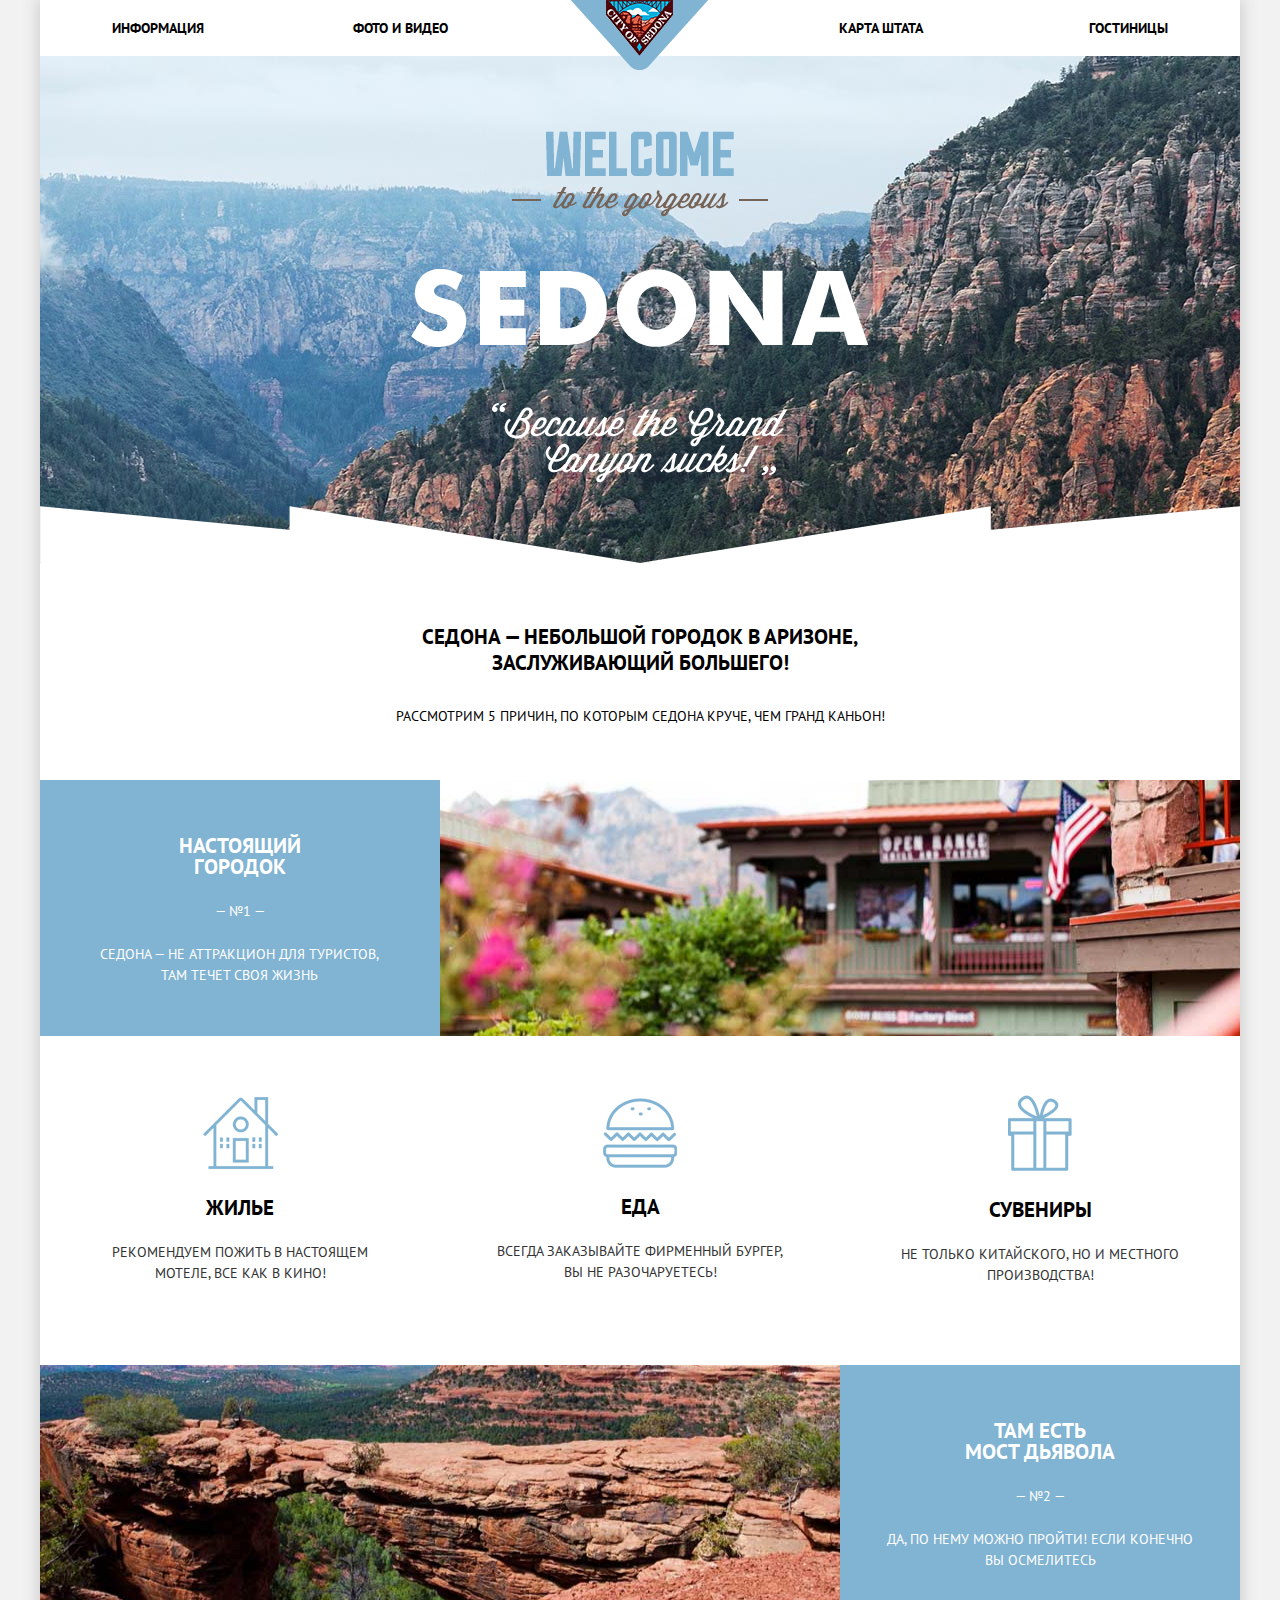
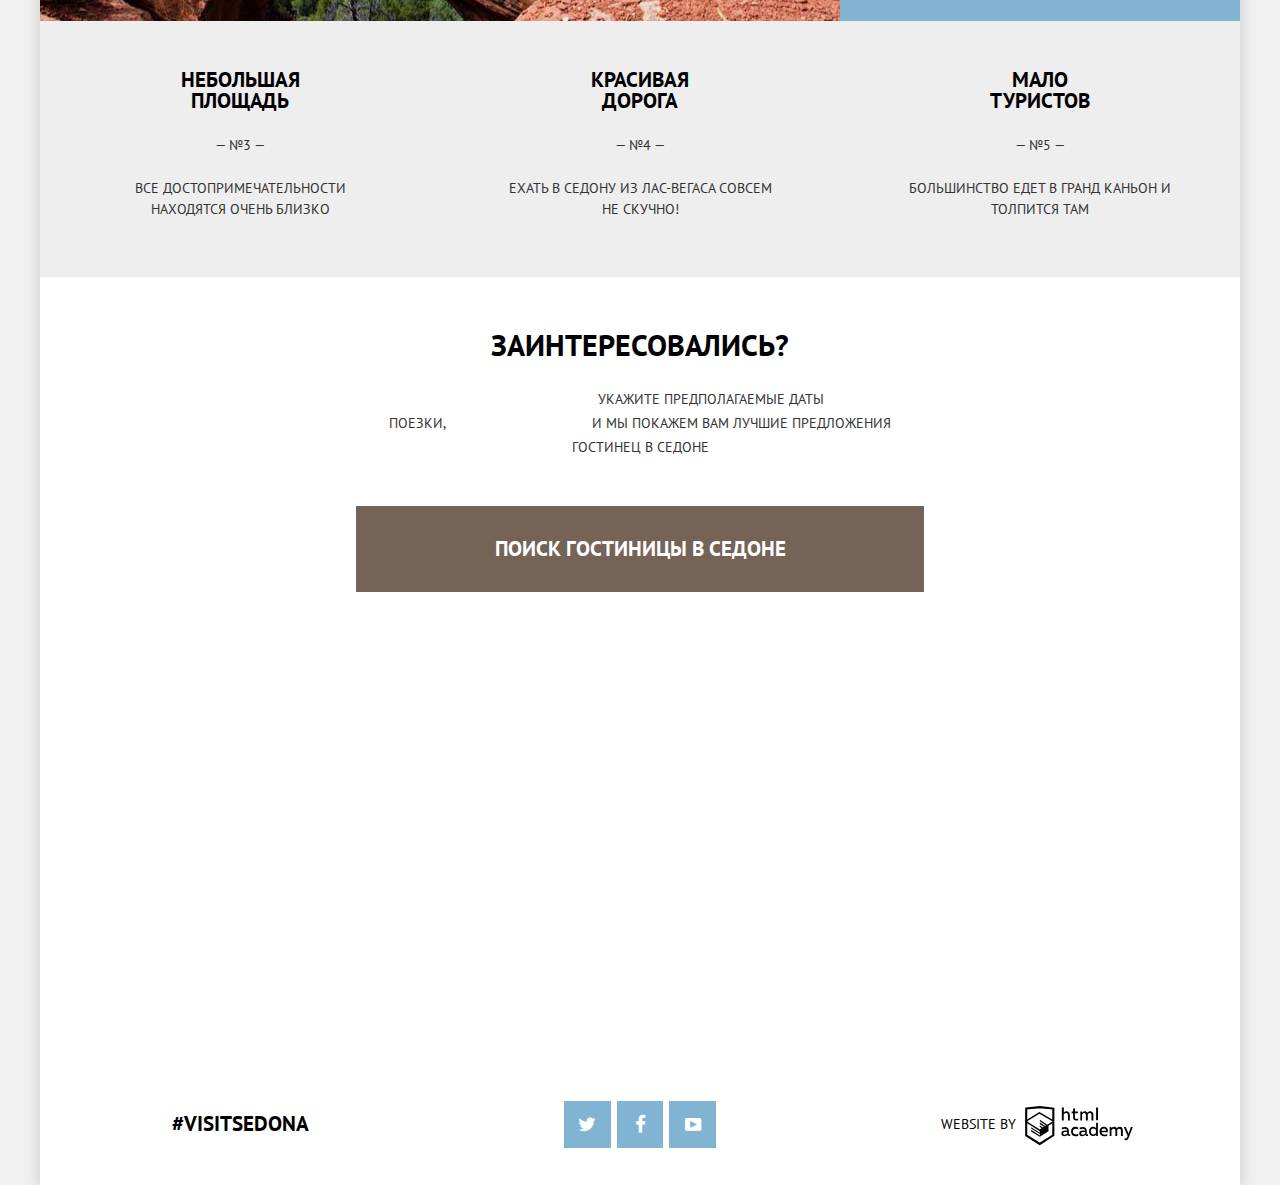
<file: index.html>
<!DOCTYPE html>
<html lang="ru">
<head>
	<meta charset="utf-8">
	<meta http-equiv="X-UA-Compatible" content="IE=edge">
	<meta name="viewport" content="width=device-width, initial-scale=1">
	<meta name="description" content="">
	<meta name="keywords" content="">
	<title>Sedona - Because the Grand Canyon sucks!</title>
	<link href="https://fonts.googleapis.com/css?family=PT+Sans:400,700" rel="stylesheet" type="text/css">
	<link rel="shortcut icon" href="./img/favicon.png" type="image/png">
	<link href="css/normalize.css" rel="stylesheet">
	<link href="css/style.min.css" rel="stylesheet">
</head>
<body>
<div class="main-container">
	<header class="main-header">
		<img src="./img/logo.png" width="138" height="70" alt="Logo">
		<nav class="main-nav">
			<ul class="main-menu">
				<li><a href="#">Информация</a></li>
				<li><a href="#">Фото и Видео</a></li>
				<li><a href="#map">Карта штата</a></li>
				<li><a href="hotels.html">Гостиницы</a></li>
			</ul>
		</nav>
	</header>
	<main>
		<div class="content-section">
			<img src="./img/sedona-text.png" width="458" height="352" alt="Sedona. Because the Grand Canyon sucks">
		</div>
		<section class="headers">
			<h1 class="content-header h1">Седона — небольшой городок в Аризоне, заслуживающий большего!</h1>
			<h2 class="content-header h2">Рассмотрим 5 причин, по которым Седона круче, чем Гранд Каньон!</h2>
		</section>
		<section class="content-reason content-first-reason">
			<div class="content-wrapper text-wrapper">
				<h3 class="main-h3 br-imitation">Настоящий городок</h3>
				<p class="paddinator">— №1 —</p>
				<p>Седона — не аттракцион для туристов, там течет своя жизнь</p>
			</div>

		</section>
		<section class="content-features">
			<div class="features">
				<img src="./img/house.png" width="75" height="72" alt="House icon">
				<h3 class="main-h3">Жилье</h3>
				<p>Рекомендуем пожить в настоящем мотеле, все как в кино!</p>
			</div>
			<div class="features">
				<img src="./img/ham.png" width="74" height="70" alt="Hamburger icon">
				<h3 class="main-h3">Еда</h3>
				<p>Всегда заказывайте фирменный бургер, вы не разочаруетесь!</p>
			</div>
			<div class="features">
				<img src="./img/gift.png" width="64" height="76" alt="Gift icon">
				<h3 class="main-h3">Сувениры</h3>
				<p>Не только китайского, но и местного производства!</p>
			</div>
		</section>
		<section class="content-reason content-second-reason">

			<div class="content-wrapper text-wrapper">
				<h3 class="main-h3"><span class="br-imitation-2">Там есть</span> мост дьявола</h3>
				<p class="paddinator">— №2 —</p>
				<p>Да, по нему можно пройти! Если конечно вы осмелитесь</p>
			</div>
		</section>
		<section class="content-other-reasons">
			<div class="features other-reasons">
				<h3 class="main-h3 br-imitation">Небольшая площадь</h3>
				<p class="paddinator">— №3 —</p>
				<p>Все достопримечательности находятся очень близко</p>
			</div>
			<div class="features other-reasons">
				<h3 class="main-h3 br-imitation">Красивая дорога</h3>
				<p class="paddinator">— №4 —</p>
				<p>Ехать в Седону из Лас-Вегаса совсем не скучно!</p>
			</div>
			<div class="features other-reasons">
				<h3 class="main-h3 br-imitation">Мало туристов</h3>
				<p class="paddinator">— №5 —</p>
				<p>Большинство едет в Гранд Каньон и толпится там</p>
			</div>
		</section>
		<section class="content-interesting">
			<h4>Заинтересовались?</h4>
			<p><span class="br-imitation">Укажите предполагаемые даты поезки,</span> и мы покажем вам лучшие предложения гостинец в Седоне</p>
			<a href="hotels.html" class="btn btn-choose" id="choose">Поиск гостиницы в Седоне</a>
			<div class="hotel-choose popup-window">
				<form class="form" method="post">
					<fieldset class="row-form">
						<label class="label-form" for="date-in">Дата заезда:</label>
						<input class="input-form date-form" type="date" name="date-in" id="date-in" value="2016-08-24">
						<i class="icon-calendar"></i>
					</fieldset>
					<fieldset class="row-form">
						<label class="label-form" for="date-out">Дата выезда:</label>
						<input class="input-form date-form" type="date" name="date-out" id="date-out" value="2016-09-21">
						<i class="icon-calendar"></i>
					</fieldset>
					<fieldset class="counters row-form">
						<fieldset class="counter">
							<label class="label-form" for="counter-adult">Взрослые:</label>
							<button class="icon-minus" type="button"></button>
							<input class="input-form form-counter" type="text" name="counter-adult" id="counter-adult" value="2">
							<button class="icon-plus" type="button"></button>
						</fieldset>
						<fieldset class="counter">
							<label class="label-form" for="counter-children">Дети:</label>
							<button class="icon-minus" type="button"></button>
							<input class="input-form form-counter" type="text" name="counter-children" id="counter-children"
							       value="0">
							<button class="icon-plus" type="button"></button>
						</fieldset>
					</fieldset>
					<a class="btn btn-find" id="find">Найти</a>
				</form>
			</div>
		</section>
	</main>
	<footer class="main-page-footer" id="map">
		<iframe id="iframe" src="https://www.google.com/maps/embed?pb=!1m18!1m12!1m3!1d418521.3507115616!2d-111.89933737063487!3d34.96417594677969!2m3!1f0!2f0!3f0!3m2!1i1024!2i768!4f13.1!3m3!1m2!1s0x872da132f942b00d%3A0x5548c523fa6c8efd!2z0KHQtdC00L7QvdCwLCDQkNGA0LjQt9C-0L3QsCA4NjMzNiwg0KHQqNCQ!5e0!3m2!1sru!2sru!4v1472331176787" width="1200" height="593" allowfullscreen></iframe>
		<img class="show" src="./img/map.jpg" width="1200" height="593" alt="Map">
		<div class="footer-contacts footer-main">
			<div class="footer-div footer-hash">#visitsedona</div>
			<div class="footer-div social-div">
				<div class="footer-social">
					<a href="#" class="icon-twitter"><span class="social-text">twitter</span></a>
					<a href="#" class="icon-facebook"><span class="social-text">facebook</span></a>
					<a href="#" class="icon-youtube"><span class="social-text">youtube</span></a>
				</div>
			</div>
			<div class="footer-div footer-htmlacademy">
				<p>website by</p>
				<a href="http://htmlacademy.ru">
					<svg version="1.1" xmlns="http://www.w3.org/2000/svg" xmlns:xlink="http://www.w3.org/1999/xlink" x="0px" y="0px" viewBox="0 0 113 39" style="	enable-background:new 0 0 113 39;" xml:space="preserve">
						<path class="st0" d="M5.8,3.4L18.7,2l12.9,1.4v25.4L18.7,37L5.8,28.9V3.4z"></path>
						<path class="st1" d="M6,15.2l12.3-7.7l13.2,7.7V16l-12.8,8.1L6,16V15.2z"></path>
						<path class="st2" d="M18.7,23.3l1.8-1.3l-1.8-1.3v-1.3l3,1.9l1-0.6l-3.9-2.5v-1.5l5,3.3l1-0.6l-6-4V14l8.2,5.4V25l-8.2,5.3l-8.3-5.2v-1.5 l8.3,5.4v-1.4l-8.3-5.2v-1.3l8.3,5.2L18.7,23.3L18.7,23.3z M47.2,28.1c0.2,0,0.4-0.1,0.5-0.1v1.4c-0.4,0.1-0.8,0.2-1.1,0.2 c-0.7,0-1.3-0.3-1.6-1c-0.8,0.7-1.7,1.1-3,1.1c-1.5,0-2.8-0.8-2.8-2.6c0-2.2,1.9-2.8,3.5-2.8c0.7,0,1.4,0.1,2,0.3v-0.3 c0-1.1-0.7-1.8-2.1-1.8c-1,0-2,0.2-2.9,0.7v-1.7c1-0.3,2-0.5,3-0.5c2.2,0,3.7,1.2,3.7,3.7v3C46.5,28,46.9,28.1,47.2,28.1 M41,27 c0,0.8,0.7,1.2,1.5,1.2s1.6-0.3,2.3-1v-1.4c-0.6-0.1-1.1-0.2-1.7-0.2C42.1,25.6,41,25.9,41,27 M52.8,20.8c0.9,0,1.7,0.2,2.4,0.7v1.7 c-0.6-0.4-1.4-0.7-2.2-0.7c-1.4,0-2.8,0.8-2.8,2.8c0,1.9,1.4,2.8,2.8,2.8c0.8,0,1.6-0.2,2.3-0.7v1.8c-0.8,0.4-1.6,0.6-2.6,0.6 c-2.1,0-4.2-1.4-4.2-4.4C48.4,22.1,50.7,20.8,52.8,20.8 M64.2,28.1c0.2,0,0.4-0.1,0.5-0.1v1.4c-0.4,0.1-0.8,0.2-1.1,0.2 c-0.7,0-1.3-0.3-1.6-1c-0.8,0.7-1.7,1.1-3,1.1c-1.5,0-2.8-0.8-2.8-2.6c0-2.2,1.9-2.8,3.5-2.8c0.7,0,1.4,0.1,2,0.3v-0.3 c0-1.1-0.7-1.8-2.1-1.8c-1,0-2,0.2-2.9,0.7v-1.7c1-0.3,2-0.5,3-0.5c2.2,0,3.7,1.2,3.7,3.7v3C63.7,28,63.9,28.1,64.2,28.1 M58.1,27 c0,0.8,0.7,1.2,1.5,1.2s1.6-0.3,2.3-1v-1.4c-0.6-0.1-1.1-0.2-1.7-0.2C59.2,25.6,58.1,25.9,58.1,27 M74,17.1v12.3h-1.6V28 c-0.6,0.8-1.5,1.6-3,1.6c-2.4,0-3.9-2-3.9-4.5s1.5-4.5,3.9-4.5c1.4,0,2.3,0.7,2.9,1.3v-5H74C74,17,74,17.1,74,17.1z M69.7,22.4 c-1.4,0-2.5,1.2-2.5,2.8s1,2.8,2.5,2.8c1.1,0,2.1-0.7,2.5-1.8v-2C71.8,23.1,70.8,22.4,69.7,22.4 M79.7,20.8c3.1,0,4.2,2.7,3.7,5.2 h-6c0.2,1.5,1.6,2.2,3,2.2c0.9,0,1.7-0.2,2.5-0.6v1.6c-0.7,0.3-1.7,0.6-2.9,0.6c-2.4,0-4.5-1.5-4.5-4.5 C75.7,22.1,77.9,20.8,79.7,20.8 M79.8,22.3c-1.2,0-2.2,0.7-2.3,2.2h4.4C81.9,23.8,81.5,22.3,79.8,22.3 M85.2,29.5V21h1.6v1.1 c0.4-0.5,1.3-1.3,2.6-1.3c1.2,0,2,0.5,2.5,1.4c0.7-0.7,1.6-1.4,2.8-1.4c2.1,0,3,1.6,3,3.4v5.3h-1.8v-5.2c0-1.1-0.6-1.8-1.6-1.8 c-0.9,0-1.5,0.6-2,1.2c0,0.2,0.1,0.4,0.1,0.6v5.3h-1.8v-5.2c0-1.1-0.6-1.8-1.6-1.8s-1.6,0.7-2.1,1.3v5.7L85.2,29.5L85.2,29.5z M105.4,21h1.8l-3.7,9.6c-0.8,2.2-2,2.9-3.2,2.9c-0.4,0-0.7-0.1-1-0.1v-1.6c0.3,0.1,0.5,0.1,0.8,0.1c0.8,0,1.5-0.7,2-2l0.2-0.4 L98.6,21h1.9l2.7,6.4C103.1,27.4,105.4,21,105.4,21z M41.6,2.3v4.8C42.3,6.4,43.2,6,44.1,6c2,0,3.2,1.4,3.2,3.5v5.2h-1.8v-5 c0-1.4-0.8-2-1.8-2s-1.8,0.7-2.2,1.4v5.6h-1.8V2.3H41.6z M52.2,3.2v3H55v1.6h-2.9v3.9c0,1.1,0.5,1.5,1.5,1.5c0.6,0,1.1-0.1,1.6-0.3 v1.6c-0.7,0.3-1.4,0.4-2.1,0.3c-1.5,0-2.7-0.8-2.7-2.8V7.8H49V6.2h1.4V3.7C50.5,3.7,52.2,3.2,52.2,3.2z M57.3,14.7V6.2h1.6v1.1 C59.3,6.8,60.2,6,61.4,6s2,0.5,2.5,1.4C64.6,6.6,65.5,6,66.7,6c2.1,0,3,1.6,3,3.4v5.3h-1.8V9.5c0-1.1-0.6-1.8-1.6-1.8 c-0.9,0-1.5,0.6-2,1.2c0,0.2,0.1,0.4,0.1,0.6v5.3h-1.8V9.5c0-1.1-0.6-1.8-1.6-1.8S59.4,8.4,58.9,9v5.7C59,14.8,57.3,14.7,57.3,14.7z M72.3,2.3h1.8v12.3h-1.8V2.3z"></path>
					</svg>
				</a>
			</div>
		</div>
	</footer>
</div>
<script type="text/javascript" src="js/script.min.js"></script>
</body>
</html>
</file>
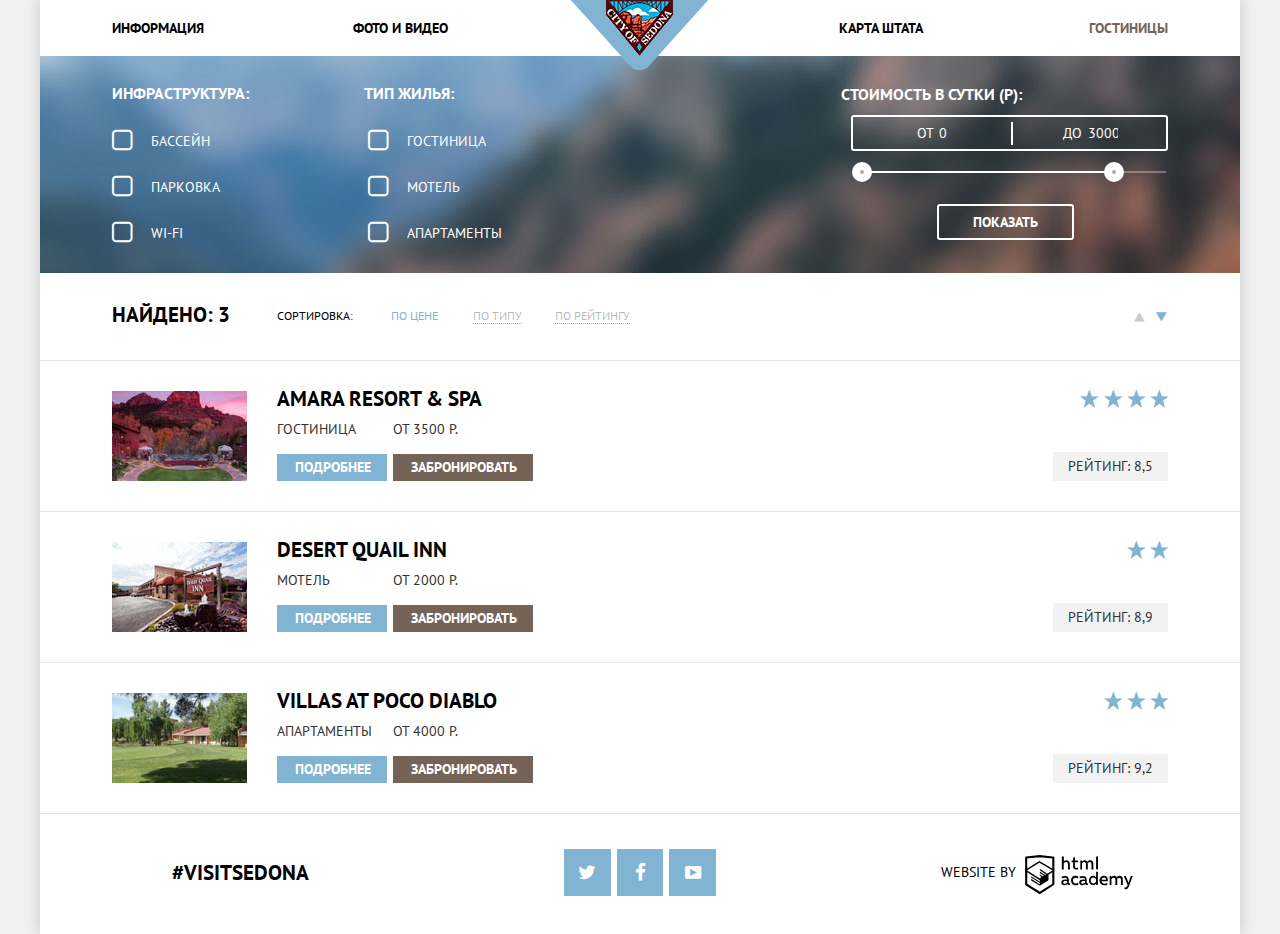
<file: hotels.html>
<!DOCTYPE html>
<html lang="ru">
<head>
	<meta charset="utf-8">
	<meta http-equiv="X-UA-Compatible" content="IE=edge">
	<meta name="viewport" content="width=device-width, initial-scale=1">
	<meta name="description" content="">
	<meta name="keywords" content="">
	<title>Hotels of Sedona</title>
	<link href="https://fonts.googleapis.com/css?family=PT+Sans:400,700" rel="stylesheet" type="text/css">
	<link rel="shortcut icon" href="img/favicon.png" type="image/png">
	<link href="css/normalize.css" rel="stylesheet">
	<link href="css/style.min.css" rel="stylesheet">
</head>
<body>
<div class="main-container">
	<header class="main-header">
		<a href="index.html"><img src="./img/logo.png" width="138" height="70" alt="Logo"></a>
		<nav class="main-nav">
			<ul class="main-menu">
				<li><a href="index.html">Информация</a></li>
				<li><a href="#">Фото и Видео</a></li>
				<li><a href="index.html#map">Карта штата</a></li>
				<li><a class="active" href="#">Гостиницы</a></li>
			</ul>
		</nav>
	</header>
	<main class="main-hotels" id="main-hotels">
		<section class="hotels-features">
			<form class="hotels-filters">
				<div class="filters-fieldsets">
					<fieldset class="hotel-feature-check">
						<ul class="checklist">
							<li><h2>Инфраструктура:</h2></li>
							<li>
								<input type="checkbox" id="pool-check" name="pool-check">
								<label for="pool-check">Бассейн</label>
							</li>
							<li>
								<input type="checkbox" id="park-check" name="park-check">
								<label for="park-check">Парковка</label>
							</li>
							<li>
								<input type="checkbox" id="wifi-check" name="wifi-check">
								<label for="wifi-check">Wi-Fi</label>
							</li>
						</ul>
					</fieldset>
					<fieldset class="hotel-type-check">
						<ul class="checklist">
							<li><h2>Тип жилья:</h2></li>
							<li>
								<input type="checkbox" id="hotel-check" name="hotel-check">
								<label for="hotel-check">Гостиница</label>
							</li>
							<li>
								<input type="checkbox" id="motel-check" name="motel-check">
								<label for="motel-check">Мотель</label>
							</li>
							<li>
								<input type="checkbox" id="room-check" name="room-check">
								<label for="room-check">Апартаменты</label>
							</li>
						</ul>
					</fieldset>
				</div>
				<div class="price-filter">
					<div class="price-filter-form">
						<h2>Стоимость в сутки (Р):</h2>
						<div class="price-controls">
							<div class="price-range">
								<label>От  <input type="text" name="low-cost" id="low-cost" value="0"></label>
								<label>До  <input type="text" name="high-cost" id="high-cost" value="3000"></label>
							</div>
							<div class="price-slider">
								<div class="slider slider-min-price"></div>
								<div class="slider slider-max-price"></div>
							</div>
						</div>
						<a class="btn btn-transparent" href="#">Показать</a>
					</div>
				</div>
			</form>
		</section>
		<section class="hotels-list">
			<div class="hotels-sort">
				<h2>Найдено: 3</h2>
				<ul class="sort-type">
					<li>Сортировка:</li>
					<li><a class="active" href="#">По цене</a></li>
					<li><a href="#">По типу</a></li>
					<li><a href="#">По рейтингу</a></li>
				</ul>
				<div class="sort-arrows">
					<a class="arrows icon-up-dir" href="#"></a>
					<a class="arrows icon-down-dir active" href="#"></a>
				</div>
			</div>
			<div class="hotels">
				<div class="hotels-catalog">
					<article class="hotels-description">
						<img src="./img/hotel-1.jpg" width="135" height="90" alt="Hotel One">
						<div class="hotel-item">
							<h3><a class="hotel-name" href="#">Amara Resort & Spa</a></h3>
							<div class="hotel-type">
								<p class="type">Гостиница</p>
								<a href="#" class="btn btn-info">Подробнее</a>
							</div>
							<div class="hotel-reserve">
								<p class="price">От 3500 р.</p>
								<a href="#" class="btn btn-reserve">Забронировать</a>
							</div>
						</div>
						<div class="hotel-rating">
							<div class="rating rating-1"><p>Рейтинг: 8,5</p></div>
						</div>
					</article>
					<article class="hotels-description">
						<img src="./img/hotel-2.jpg" width="135" height="90" alt="Hotel Two">
						<div class="hotel-item">
							<h3><a class="hotel-name" href="#">Desert Quail Inn</a></h3>
							<div class="hotel-type">
								<p class="type">Мотель</p>
								<a href="#" class="btn btn-info">Подробнее</a>
							</div>
							<div class="hotel-reserve">
								<p class="price">От 2000 р.</p>
								<a href="#" class="btn btn-reserve">Забронировать</a>
							</div>
						</div>
						<div class="hotel-rating">
							<div class="rating rating-2"><p>Рейтинг: 8,9</p></div>
						</div>
					</article>
					<article class="hotels-description">
						<img src="./img/hotel-3.jpg" width="135" height="90" alt="Hotel Three">
						<div class="hotel-item">
							<h3><a class="hotel-name" href="#">Villas At Poco Diablo</a></h3>
							<div class="hotel-type">
								<p class="type">Апартаменты</p>
								<a href="#" class="btn btn-info">Подробнее</a>
							</div>
							<div class="hotel-reserve">
								<p class="price">От 4000 р.</p>
								<a href="#" class="btn btn-reserve">Забронировать</a>
							</div>
						</div>
						<div class="hotel-rating">
							<div class="rating rating-3"><p>Рейтинг: 9,2</p></div>
						</div>
					</article>
				</div>
			</div>
		</section>
	</main>
	<footer class="hotels-page-footer">
		<div class="footer-contacts footer-hotels">
			<div class="footer-div footer-hash">#visitsedona</div>
			<div class="footer-div social-div">
				<div class="footer-social">
					<a href="#" class="icon-twitter"><span class="social-text">twitter</span></a>
					<a href="#" class="icon-facebook"><span class="social-text">facebook</span></a>
					<a href="#" class="icon-youtube"><span class="social-text">youtube</span></a>
				</div>
			</div>
			<div class="footer-div footer-htmlacademy">
				<p>website by</p>
				<a href="http://htmlacademy.ru">
					<svg version="1.1" xmlns="http://www.w3.org/2000/svg" xmlns:xlink="http://www.w3.org/1999/xlink" x="0px" y="0px" viewBox="0 0 113 39" style="	enable-background:new 0 0 113 39;" xml:space="preserve">
						<path class="st0" d="M5.8,3.4L18.7,2l12.9,1.4v25.4L18.7,37L5.8,28.9V3.4z"></path>
						<path class="st1" d="M6,15.2l12.3-7.7l13.2,7.7V16l-12.8,8.1L6,16V15.2z"></path>
						<path class="st2" d="M18.7,23.3l1.8-1.3l-1.8-1.3v-1.3l3,1.9l1-0.6l-3.9-2.5v-1.5l5,3.3l1-0.6l-6-4V14l8.2,5.4V25l-8.2,5.3l-8.3-5.2v-1.5 l8.3,5.4v-1.4l-8.3-5.2v-1.3l8.3,5.2L18.7,23.3L18.7,23.3z M47.2,28.1c0.2,0,0.4-0.1,0.5-0.1v1.4c-0.4,0.1-0.8,0.2-1.1,0.2 c-0.7,0-1.3-0.3-1.6-1c-0.8,0.7-1.7,1.1-3,1.1c-1.5,0-2.8-0.8-2.8-2.6c0-2.2,1.9-2.8,3.5-2.8c0.7,0,1.4,0.1,2,0.3v-0.3 c0-1.1-0.7-1.8-2.1-1.8c-1,0-2,0.2-2.9,0.7v-1.7c1-0.3,2-0.5,3-0.5c2.2,0,3.7,1.2,3.7,3.7v3C46.5,28,46.9,28.1,47.2,28.1 M41,27 c0,0.8,0.7,1.2,1.5,1.2s1.6-0.3,2.3-1v-1.4c-0.6-0.1-1.1-0.2-1.7-0.2C42.1,25.6,41,25.9,41,27 M52.8,20.8c0.9,0,1.7,0.2,2.4,0.7v1.7 c-0.6-0.4-1.4-0.7-2.2-0.7c-1.4,0-2.8,0.8-2.8,2.8c0,1.9,1.4,2.8,2.8,2.8c0.8,0,1.6-0.2,2.3-0.7v1.8c-0.8,0.4-1.6,0.6-2.6,0.6 c-2.1,0-4.2-1.4-4.2-4.4C48.4,22.1,50.7,20.8,52.8,20.8 M64.2,28.1c0.2,0,0.4-0.1,0.5-0.1v1.4c-0.4,0.1-0.8,0.2-1.1,0.2 c-0.7,0-1.3-0.3-1.6-1c-0.8,0.7-1.7,1.1-3,1.1c-1.5,0-2.8-0.8-2.8-2.6c0-2.2,1.9-2.8,3.5-2.8c0.7,0,1.4,0.1,2,0.3v-0.3 c0-1.1-0.7-1.8-2.1-1.8c-1,0-2,0.2-2.9,0.7v-1.7c1-0.3,2-0.5,3-0.5c2.2,0,3.7,1.2,3.7,3.7v3C63.7,28,63.9,28.1,64.2,28.1 M58.1,27 c0,0.8,0.7,1.2,1.5,1.2s1.6-0.3,2.3-1v-1.4c-0.6-0.1-1.1-0.2-1.7-0.2C59.2,25.6,58.1,25.9,58.1,27 M74,17.1v12.3h-1.6V28 c-0.6,0.8-1.5,1.6-3,1.6c-2.4,0-3.9-2-3.9-4.5s1.5-4.5,3.9-4.5c1.4,0,2.3,0.7,2.9,1.3v-5H74C74,17,74,17.1,74,17.1z M69.7,22.4 c-1.4,0-2.5,1.2-2.5,2.8s1,2.8,2.5,2.8c1.1,0,2.1-0.7,2.5-1.8v-2C71.8,23.1,70.8,22.4,69.7,22.4 M79.7,20.8c3.1,0,4.2,2.7,3.7,5.2 h-6c0.2,1.5,1.6,2.2,3,2.2c0.9,0,1.7-0.2,2.5-0.6v1.6c-0.7,0.3-1.7,0.6-2.9,0.6c-2.4,0-4.5-1.5-4.5-4.5 C75.7,22.1,77.9,20.8,79.7,20.8 M79.8,22.3c-1.2,0-2.2,0.7-2.3,2.2h4.4C81.9,23.8,81.5,22.3,79.8,22.3 M85.2,29.5V21h1.6v1.1 c0.4-0.5,1.3-1.3,2.6-1.3c1.2,0,2,0.5,2.5,1.4c0.7-0.7,1.6-1.4,2.8-1.4c2.1,0,3,1.6,3,3.4v5.3h-1.8v-5.2c0-1.1-0.6-1.8-1.6-1.8 c-0.9,0-1.5,0.6-2,1.2c0,0.2,0.1,0.4,0.1,0.6v5.3h-1.8v-5.2c0-1.1-0.6-1.8-1.6-1.8s-1.6,0.7-2.1,1.3v5.7L85.2,29.5L85.2,29.5z M105.4,21h1.8l-3.7,9.6c-0.8,2.2-2,2.9-3.2,2.9c-0.4,0-0.7-0.1-1-0.1v-1.6c0.3,0.1,0.5,0.1,0.8,0.1c0.8,0,1.5-0.7,2-2l0.2-0.4 L98.6,21h1.9l2.7,6.4C103.1,27.4,105.4,21,105.4,21z M41.6,2.3v4.8C42.3,6.4,43.2,6,44.1,6c2,0,3.2,1.4,3.2,3.5v5.2h-1.8v-5 c0-1.4-0.8-2-1.8-2s-1.8,0.7-2.2,1.4v5.6h-1.8V2.3H41.6z M52.2,3.2v3H55v1.6h-2.9v3.9c0,1.1,0.5,1.5,1.5,1.5c0.6,0,1.1-0.1,1.6-0.3 v1.6c-0.7,0.3-1.4,0.4-2.1,0.3c-1.5,0-2.7-0.8-2.7-2.8V7.8H49V6.2h1.4V3.7C50.5,3.7,52.2,3.2,52.2,3.2z M57.3,14.7V6.2h1.6v1.1 C59.3,6.8,60.2,6,61.4,6s2,0.5,2.5,1.4C64.6,6.6,65.5,6,66.7,6c2.1,0,3,1.6,3,3.4v5.3h-1.8V9.5c0-1.1-0.6-1.8-1.6-1.8 c-0.9,0-1.5,0.6-2,1.2c0,0.2,0.1,0.4,0.1,0.6v5.3h-1.8V9.5c0-1.1-0.6-1.8-1.6-1.8S59.4,8.4,58.9,9v5.7C59,14.8,57.3,14.7,57.3,14.7z M72.3,2.3h1.8v12.3h-1.8V2.3z"></path>
					</svg>
				</a>
			</div>
		</div>
	</footer>
</div>
</body>
</html>
</file>
<file: css/style.min.css>
@font-face{font-weight:400;font-style:normal;font-family:"symbols-sedona";src:url(../fonts/symbols-sedona.woff) format("woff"),url(../fonts/symbols-sedona.woff2) format("woff2")}[class^="icon-"]:before,[class*=" icon-"]:before,[class^="icon-"]::before,[class*=" icon-"]::before{display:inline-block;width:1em;margin-right:.2em;margin-left:.2em;font-weight:400;line-height:1em;font-family:"symbols-sedona";text-align:center;text-transform:none;text-decoration:inherit;font-style:normal;font-variant:normal;speak:none}.icon-facebook:before,.icon-facebook::before{content:"\66"}.icon-twitter:before,.icon-twitter::before{content:"\74"}.icon-up-dir:before,.icon-up-dir::before{content:"\25b2"}.icon-down-dir:before,.icon-down-dir::before{content:"\25bc"}.icon-star:before,.icon-star::before{content:"\2605"}.icon-check-off:before,.icon-check-off::before{content:"\2610"}.icon-check-on:before,.icon-check-on::before{content:"\2611"}.icon-calendar:before,.icon-calendar::before{content:"\e800"}.icon-plus:before,.icon-plus::before{content:"\e801"}.icon-minus:before,.icon-minus::before{content:"\e802"}.icon-youtube:before,.icon-youtube::before{content:"\f39e"}html,body{font-family:"PT Sans","Arial",sans-serif;font-weight:400;font-size:14px;text-transform:uppercase;background-color:#f2f2f2}a{text-decoration:none;color:#000}p{color:#333;line-height:21px}.row-form,.counter,.hotel-feature-check,.hotel-type-check{padding:0;margin:0;border:0}input[name$="check"]{display:none}input[type=text]:hover,button:active,button:focus,button:enabled{outline:none}.main-container{width:1200px;margin:0 auto;box-shadow:0 0 15px 2px #ccc;background-color:#fff}.main-header{position:relative}.main-menu{display:-webkit-box;display:-ms-flexbox;display:flex;flex-wrap:wrap;list-style:none;padding:0 6%;margin:0;white-space:nowrap}.main-menu li{padding:15px 0;text-align:left;-ms-flex:1;flex-basis:20%;overflow:hidden;box-sizing:border-box;}.main-menu .active{color:#766357}.main-menu .active:hover{color:#604e43}.main-menu .active:active{color:rgba(118,99,87,.3)}.main-menu li:nth-of-type(3),.main-menu li:nth-of-type(4){text-align:right}.main-menu li:nth-child(2){margin-right:20%;padding-left:30px;}.main-menu li:nth-child(3){padding-right:34px;}.main-header img{position:absolute;z-index:1;left:50%;margin-left:-69px;font-size:0;line-height:0}.main-menu a{font-weight:700;font-size:14px;line-height:26px}.main-menu a:hover{color:#81b3d2}.main-menu a:active{color:#b2b2b2}.main-menu.active{color:#766357}.main-menu .active:hover{color:#604e43}.main-menu .active:active{color:rgba(118,99,87,.3)}.content-section{background-color:#81b3d2;background:url(../img/white-dual-arrow.png) 0 100% no-repeat,url(../img/bg-main.jpg) no-repeat;background-size:100% 57px,cover;text-align:center}.headers{background-color:white;text-align:center;line-height:26px;padding:0;margin:0}.content-section img{display:block;margin:0 auto;padding-top:75px;padding-bottom:80px}.content-header.h1{font-weight:700;font-size:21px;padding:61px 25% 15px;margin:0}.content-header.h2{font-weight:400;font-size:14px;padding-bottom:40px}.main-h3{font-size:21px;line-height:21px;margin:0}.content-wrapper{display:inline-block;vertical-align:middle;box-sizing:border-box;width:33.33%;font-size:14px}.text-wrapper{padding:55px 4.5% 50px;text-align:center}.content-second-reason .text-wrapper{padding:55px 3.5% 50px;text-align:center;margin-left:66.67%}.text-wrapper p{color:#fff;margin:0}.paddinator{padding:24px 0 22px}.content-reason{overflow:hidden;background-color:#81b3d2;color:#fff}.content-first-reason{background:#81b3d2 url(../img/bg-first.jpg) no-repeat right 54%}.content-second-reason{background:#81b3d2 url(../img/bg-second.jpg) no-repeat left 53%}.content-other-reasons{background-color:#eee;display:-webkit-box;display:-ms-flexbox;display:flex}.content-features{background-color:#fff;display:-webkit-box;display:-ms-flexbox;display:flex}.content-features h3{padding:24px 0}.content-features h3,.content-features p,.content-other-reasons h3,.content-other-reasons p,.content-interesting h4,.content-interesting p{margin:0}.features{-ms-flex:1;flex-basis:33.33%;text-align:center;padding:59px 4% 79px;-ms-flex-item-align:center;align-self:center}.other-reasons{padding:48px 5% 57px}.content-interesting{display:block;margin:0 auto;width:568px;background-color:#fff;text-align:center;vertical-align:middle;position:relative}.content-interesting p{line-height:24px}.content-interesting h4{font-size:30px;line-height:24px;padding-top:56px;padding-bottom:30px}.br-imitation{padding:0 25%}.br-imitation-2{padding:0 27%}.hotel-choose{display:none;position:absolute;left:0;right:0;background-color:#fff;z-index:1;box-shadow:0 7px 15px 2px rgba(200,200,200,.5);-webkit-transition:all 2s ease;transition:all 2s ease}.popup-window{-webkit-transform-origin:top;transform-origin:top;-webkit-animation:show .75s forwards;animation:show .75s forwards}.form{margin:55px}.row-form{position:relative;font-weight:700;line-height:26px;margin-bottom:30px;font-size:0;text-align:left}.row-form:last-of-type{margin-bottom:54px}.label-form{display:inline-block;vertical-align:middle;width:113px;font-size:14px}.label-form[for="counter-children"]{width:65px;margin-left:52px}.input-form{display:inline-block;vertical-align:middle;border:none;background-color:#f2f2f2;padding:0 12px;width:295px;min-height:38px;font-size:14px}.input-form:hover{background-color:#ebebeb}.input-form:active,.input-form:focus{background-color:#fff;outline:2px solid #e5e5e5}.date-form{padding-right:38px}.row-form .icon-calendar{font-size:21px;line-height:26px;position:absolute;top:6px;right:5px;font-weight:400;color:#c2c2c2}.row-form .icon-calendar:hover,.icon-plus:hover:before,.icon-minus:hover:before,.icon-plus:hover::before,.icon-minus:hover::before{color:#000}.row-form .icon-calendar:active,.icon-plus:active:before,.icon-minus:active:before,.icon-plus:active::before,.icon-minus:active::before{color:#81b3d2}.counter{display:inline-block;vertical-align:middle}.counter button{display:inline-block;vertical-align:middle;background-color:#f2f2f2;font-size:14px;color:#a9a9a9;border:none;width:38px;padding:6px 5px}.form-counter{width:14px;min-height:38px;padding:0 12px;text-align:center}.btn{display:inline-block;vertical-align:middle;padding:16px 0;width:100%;color:#fff;border:0;font-size:21px;line-height:26px;font-weight:700;text-transform:uppercase;cursor:pointer}.btn-info,.btn-reserve{font-size:14px;line-height:21px;padding:3px 8px 3px 9px;text-align:center}.btn-reserve:hover{background-color:#604e43}.btn-reserve:active{background-color:#604e43;color:rgba(255,255,255,.3)}.btn-info,.btn-find,.footer-social a{background-color:#81b3d2}.btn-info:hover,.btn-find:hover,.footer-social a:hover{background-color:#669ec0}.btn-info:active,.btn-find:active,.footer-social a:active{background-color:#5496bd;color:rgba(255,255,255,.3)}.btn-reserve{background-color:#766357}.btn-choose{background-color:#766357;padding:30px 0;margin-top:47px}.btn-find{background-color:#81b3d2}.btn-transparent,.btn-transparent:hover{background-color:transparent;border:2px solid #fff;border-radius:3px;width:133px;font-size:14px;line-height:26px;padding:3px 0;margin-top:33px;margin-left:1px}.btn-transparent:hover{background-color:#fff;color:#000}@-webkit-keyframes show{0%{-webkit-transform:scaleY(0) translateY(-20%);transform:scaleY(0) translateY(-20%)}100%{-webkit-transform:scaleY(1) translateY(0);transform:scaleY(1) translateY(0)}}@keyframes show{0%{-webkit-transform:scaleY(0) translateY(-20%);transform:scaleY(0) translateY(-20%)}100%{-webkit-transform:scaleY(1) translateY(0);transform:scaleY(1) translateY(0)}}@-webkit-keyframes hide{0%{-webkit-transform:scaleY(1) translateY(0);transform:scaleY(1) translateY(0)}100%{-webkit-transform:scaleY(0) translateY(-100%);transform:scaleY(0) translateY(-100%)}}@keyframes hide{0%{-webkit-transform:scaleY(1) translateY(0);transform:scaleY(1) translateY(0)}100%{-webkit-transform:scaleY(0) translateY(-100%);transform:scaleY(0) translateY(-100%)}}.main-page-footer,.hotels-page-footer{position:relative}.footer-hash{font-size:21px;line-height:26px;font-weight:700}.footer-contacts{background-color:rgba(255,255,255,.9);position:relative;padding:20px 0 21px;width:100%;margin-top:-120px;display:-webkit-box;display:-ms-flexbox;display:flex;-ms-flex-pack:distribute;justify-content:space-around;text-align:center}.footer-hotels{margin-top:0}.hotels-page-footer .footer-contacts{background-color:#fff}.footer-div{padding:13px 0 14px;flex-basis:33.33%;-ms-flex:1;-ms-flex-item-align:center;align-self:center}.footer-div p,.footer-div a{color:#000}.footer-hash{font-size:21px;line-height:26px;font-weight:700;max-width:365px;padding:13px 0 14px;margin:0 auto;white-space:nowrap;overflow:hidden}.social-div{padding:0}.footer-social{max-width:365px;padding:13px 0 14px;margin:0 auto;white-space:nowrap;overflow:hidden}.footer-social a{color:#fff;font-size:19px;line-height:20px;padding:12px 10px;background-color:#81b3d2;margin:1px}.footer-htmlacademy a,.footer-htmlacademy p{display:inline-block;vertical-align:middle}footer svg{width:119px;height:41px;padding-top:7px}.st0{fill:none;stroke:#000;stroke-width:2}.st1{fill:#FFF;stroke:#000;stroke-width:1.4}.footer-htmlacademy a:hover .st0{stroke:#81b3d2;fill:none}.footer-htmlacademy a:hover .st1{stroke:#81b3d2;fill:#fff}.footer-htmlacademy a:hover .st2{fill:#81b3d2}.footer-htmlacademy a:active .st0{stroke:#bdbbbc;fill:none}.footer-htmlacademy a:active .st1{stroke:#bdbbbc;fill:#fff}.footer-htmlacademy a:active .st2{fill:#bdbbbc}.main-hotels{background-color:#fff}.main-hotels li{list-style:none}.main-hotels h2{font-size:16px;line-height:21px}.hotels-features{background:#776c6a url(../img/hotels-bg.jpg) no-repeat center;background-size:cover;color:#fff;padding:0 6%}.hotel-rating{position:relative}.rating{margin-top:53%;white-space:nowrap}.rating:before,.rating::before{position:absolute;top:-3%;right:0;font-family:"symbols-sedona";font-size:21px;line-height:21px;color:#81b3d2}.rating-1:before,.rating-1::before{content:"\2605  \2605  \2605  \2605"}.rating-2:before,.rating-2::before{content:"\2605  \2605"}.rating-3:before,.rating-3::before{content:"\2605  \2605  \2605"}.rating p{background-color:#f2f2f2;padding:4px 15px;margin:0 auto}.hotels-filters{display:-webkit-box;display:-ms-flexbox;display:flex;-ms-flex-pack:distribute;justify-content:space-around;-webkit-box-align:center;-ms-flex-align:center;align-items:center;padding-bottom:17px}.hotels-filters li{padding:14px 0;position:relative}.checklist{margin:0;padding:0}.checklist h2{margin-bottom:0}.checklist li:not(:first-child){margin-left:39px}.filters-fieldsets{-ms-flex:2;flex-basis:66.7%;display:-webkit-box;display:-ms-flexbox;display:flex}.hotel-type-check{margin-left:119px}.hotel-type-check li:first-child{margin-left:-4px}.price-filter-form{max-width:328px}.price-filter{-ms-flex:1;flex-basis:33.33%;text-align:center;margin-top:-2px;margin-left:75px}.price-filter h2{text-align:left;margin-bottom:10px}.price-range{border:2px solid #fff;border-radius:3px;position:relative;margin-left:10px;max-width:302px;padding:6px}.price-range label{display:inline-block;vertical-align:middle;text-align:center;padding:0 6%}.price-range label:first-child{width:41%}.price-range label:last-child{width:20%}.price-range:before,.price-range::before{content:"";width:2px;height:23px;position:absolute;background-color:#fff;top:5px;left:51%;margin-left:-2px}.price-range input{background-color:transparent;color:#fff;border:0;max-width:50%}.price-slider{position:relative;margin-top:20px}.price-slider:before,.price-slider:after,.price-slider::before,.price-slider::after{content:"";height:2px;position:absolute;left:20px;background-color:#fff}.price-slider:before,.price-slider::before{opacity:.3;right:2px;max-width:307px}.price-slider:after,.price-slider::after{right:60px;max-width:248px}.slider,.slider:hover{position:absolute;top:-9px;padding:2px;border-radius:50%;border:8px solid #fff;background-color:#ababab;cursor:pointer;z-index:5}.slider:hover{background-color:#1c4f80}.slider-min-price{left:11px}.slider-max-price{right:44px}.hotel-type ul{position:relative}input[type=checkbox]+label:before,input[type=checkbox]+label::before{content:"\2610";font-family:"symbols-sedona";font-size:26px;line-height:20px;position:absolute;top:13px;left:-39px;cursor:pointer}input[type=checkbox]:checked+label:before,input[type=checkbox]:checked+label::before{content:"\2611"}input[type=checkbox]:disabled+label:before,input[type=checkbox]:disabled+label::before{content:"\2610";color:#6a6a6a}input[type=checkbox]:checked:disabled+label:before,input[type=checkbox]:checked:disabled+label::before{content:"\2611";color:#6a6a6a}.hotels-list{display:-webkit-box;display:-ms-flexbox;display:flex;-webkit-box-orient:vertical;-webkit-box-direction:normal;-ms-flex-direction:column;flex-direction:column}.sort-type,.sort-type li,.sort-arrows,.hotels-sort h2{display:inline-block;vertical-align:middle}.sort-arrows{float:right;margin-top:20px}.arrows{display:inline-block;vertical-align:middle;font-size:23px;line-height:20px;color:#ccc}.arrows:first-child{margin-right:-14px}.arrows:last-child{margin-right:-10px}.arrows.active{color:#81b3d2}.arrows.active:hover{color:#81b3d2}.arrows.active:active{color:#81b3d2}.arrows:hover{color:#000}.arrows:active{color:#81b3d2}.sort-type{padding-left:26px}.sort-type li{width:110px;font-size:12px;line-height:18px}.sort-type .active{color:#81b3d2;border:none}.sort-type .active:hover{color:#81b3d2;border:none}.sort-type .active:active{color:#81b3d2;border:none}.sort-type li:not(:first-child){width:78px}.sort-type a{color:rgba(0,0,0,.3);border-bottom:1px dotted #81b3d2}.sort-type a:hover{color:#81b3d2}.sort-type a:active{color:#000;border:none}.hotels-sort h2{width:135px;font-size:21px;line-height:26px;margin-top:17px}.hotels-sort,.hotels{-webkit-box-flex:1;-ms-flex-positive:1;flex-grow:1}.hotels-sort,.hotels-description{border-bottom:1px solid #e5e5e5}.hotels-sort{padding:12px 6% 14px}.hotels-description{padding:30px 6%}.hotels-catalog{display:-webkit-box;display:-ms-flexbox;display:flex;-webkit-box-orient:vertical;-webkit-box-direction:normal;-ms-flex-direction:column;flex-direction:column}.hotels-description{display:-webkit-box;display:-ms-flexbox;display:flex;-webkit-box-align:center;-ms-flex-align:center;align-items:center}.hotels-description img{-ms-flex-item-align:center;align-self:center}.hotel-item{padding-left:30px;margin-top:-5px;width:75%}.hotel-item h3{font-size:21px;line-height:26px;margin-top:0;margin-bottom:0}.hotel-name:hover{color:#81b3d2}.hotel-name:active{color:rgba(0,0,0,.3)}.hotel-type{display:inline-block;vertical-align:middle;margin-right:19px;width:93px}.hotel-type p,.hotel-reserve p{margin:7px 0 14px}.hotel-reserve{display:inline-block;vertical-align:middle}iframe{width:100%;border:0;display:none}.show{display:block}.social-text{display:none}
</file>
